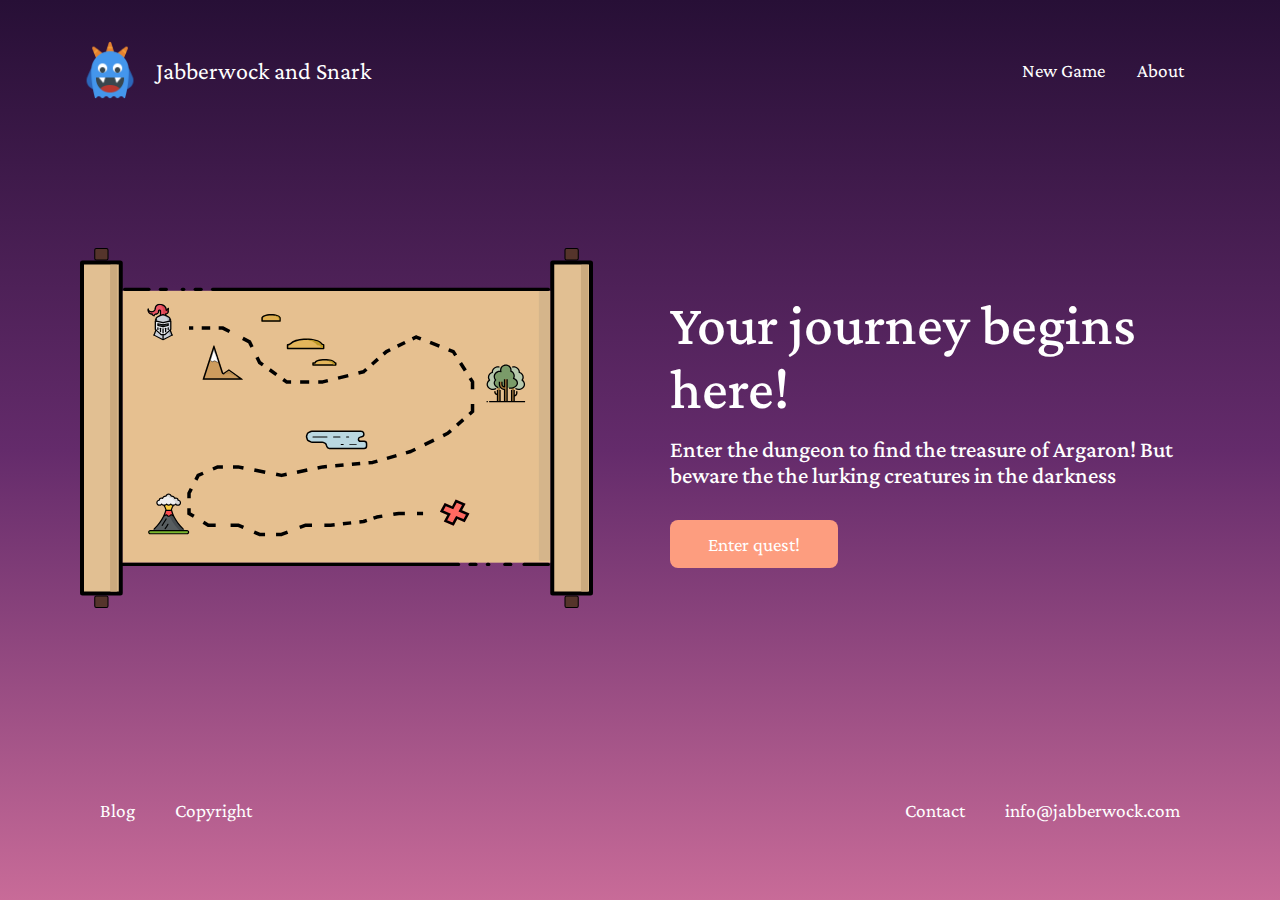
<file: index.html>
<!DOCTYPE html>
<html class="no-js">
  <head>
    <meta charset="utf-8">
    <meta http-equiv="X-UA-Compatible" content="IE=edge">
    <title>Jabberwock and Snark</title>
    <meta name="description" content="">
    <meta name="viewport" content="width=device-width, initial-scale=1">
    <link rel="stylesheet" href="styles.css">
    <link rel="stylesheet" href="index.css">
    <link rel="shortcut icon" type="image/png" href="/monster.png"/>
  </head>
  <body class="container full-height-grow">
    <header class="main-header">
      <a href="index.html" class="brand-logo">
        <img src="monster.png">
        <div class="brand-logo-name">Jabberwock and Snark</div>
      </a>
      <nav class="main-nav">
        <ul>
          <li><a href="discover.html">New Game</a></li>
          <li><a href="about.html">About</a></li>
        </ul>
      </nav>
    </header>
    <section class="home-main-section">
      <div class="img-wrapper">
        <img class="map-img" src="Map.svg" alt="map">
      </div>
      <div class="call-to-action">
        <h1 class="title">Your journey begins here!</h1>
        <span class="subtitle">Enter the dungeon to find the treasure of Argaron! But beware the the lurking creatures in the darkness</span>
        <a href="discover.html" class="btn">Enter quest!</a>
      </div>
    </section>
    <footer class="main-footer">
      <div class="footer-title">
        <ul class="footer-list">
          <a href="https://cogito.study"><li>Blog</li></a>
          <a href="copyrights.html"><li>Copyright</li></a>
        </ul>
      </div>
      <div class="footer-contact  ">
        <p>Contact</p>
        <p class="address">info@jabberwock.com</p>
      </div>
    </footer>
  </body>
</html>
</file>
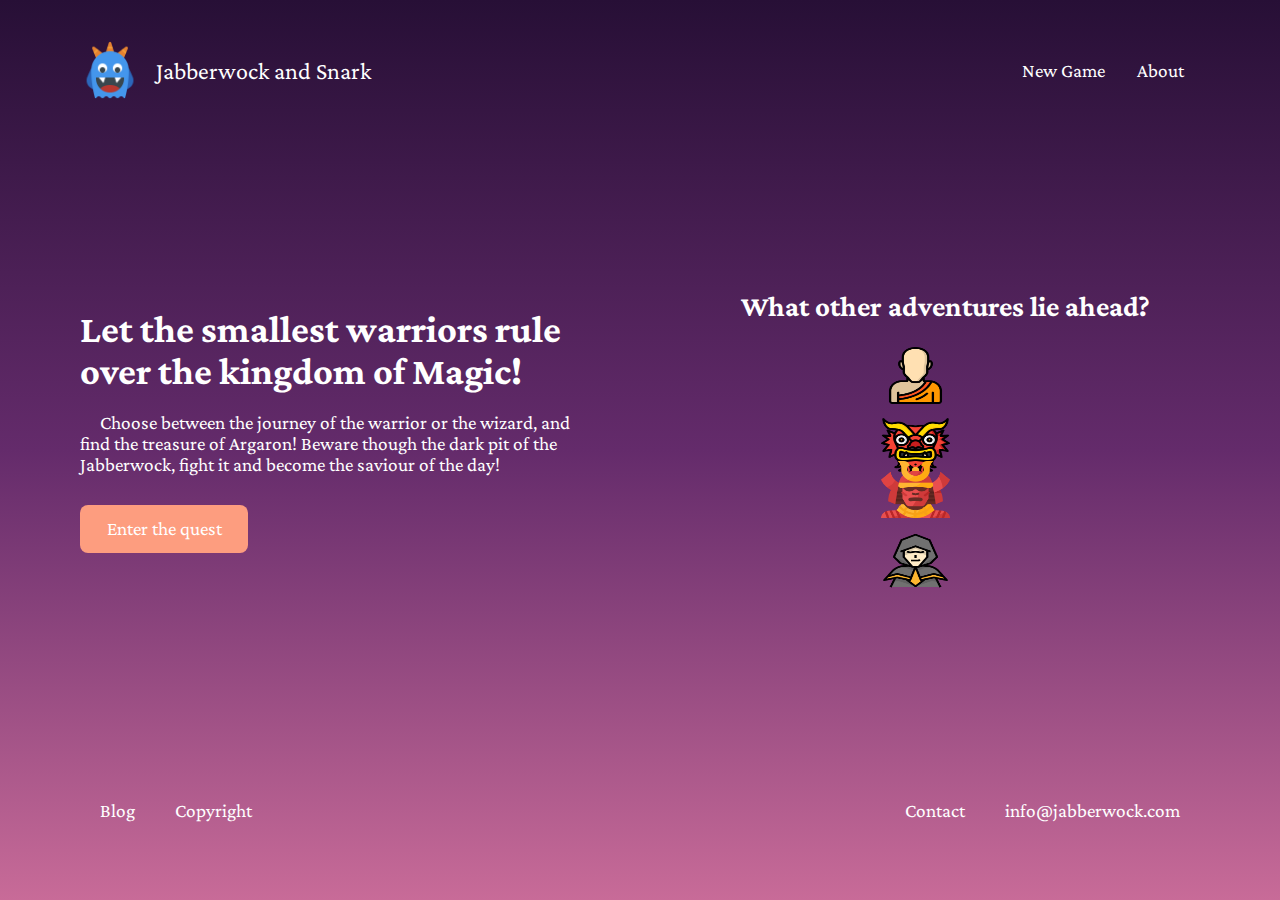
<file: about.html>
<!DOCTYPE html>
<!--[if lt IE 7]>      <html class="no-js lt-ie9 lt-ie8 lt-ie7"> <![endif]-->
<!--[if IE 7]>         <html class="no-js lt-ie9 lt-ie8"> <![endif]-->
<!--[if IE 8]>         <html class="no-js lt-ie9"> <![endif]-->
<!--[if gt IE 8]><!--> <html class="no-js"> <!--<![endif]-->
  <head>
    <meta charset="utf-8">
    <meta http-equiv="X-UA-Compatible" content="IE=edge">
    <title></title>
    <meta name="description" content="">
    <meta name="viewport" content="width=device-width, initial-scale=1">
    <link rel="stylesheet" href="about.css">
    <link rel="stylesheet" href="styles.css">
    <link rel="shortcut icon" type="image/png" href="/monster.png"/>
  </head>
  <body class="container full-height-grow">
    <header class="main-header">
      <a href="index.html" class="brand-logo">
        <img src="monster.png">
        <div class="brand-logo-name">Jabberwock and Snark</div>
      </a>
      <nav class="main-nav">
        <ul>
          <li><a href="discover.html">New Game</a></li>
          <li><a href="about.html">About</a></li>
        </ul>
      </nav>
    </header>
    <section class="about-main-section">
      <div class="mission-section">
        <h1 class="mission-text">Let the smallest warriors rule over the kingdom of Magic!</h1>
        <p class="mission-description">Choose between the journey of the warrior or the wizard, and find the treasure of Argaron! Beware though the dark pit of the Jabberwock, fight it and become the saviour of the day!</p>
        <div class="mission-btn"><a class="btn" href="discover.html">Enter the quest</a></div>
      </div>
      <div class="contact-section">
        <h2 class="contact-title">What other adventures lie ahead?</h2>
        <div class="adventure-img">
          <div class="upper-class">
            <img src="monk.png" alt="monk">
            <img src="dragon.png" alt="dragon">
          </div>
          <div class="lower-class">
            <img src="samurai.png" alt="samurai">
            <img src="cleric.png" alt="cleric">
          </div>
        </div>
      </div>
    </section>
    <footer class="main-footer">
        <div class="footer-title">
          <ul class="footer-list">
            <a href="https://cogito.study"><li>Blog</li></a>
            <a href="copyrights.html"><li>Copyright</li></a>
          </ul>
        </div>
        <div class="footer-contact  ">
          <p>Contact</p>
          <p class="address">info@jabberwock.com</p>
        </div>
      </footer>
  </body>
</html>
</file>
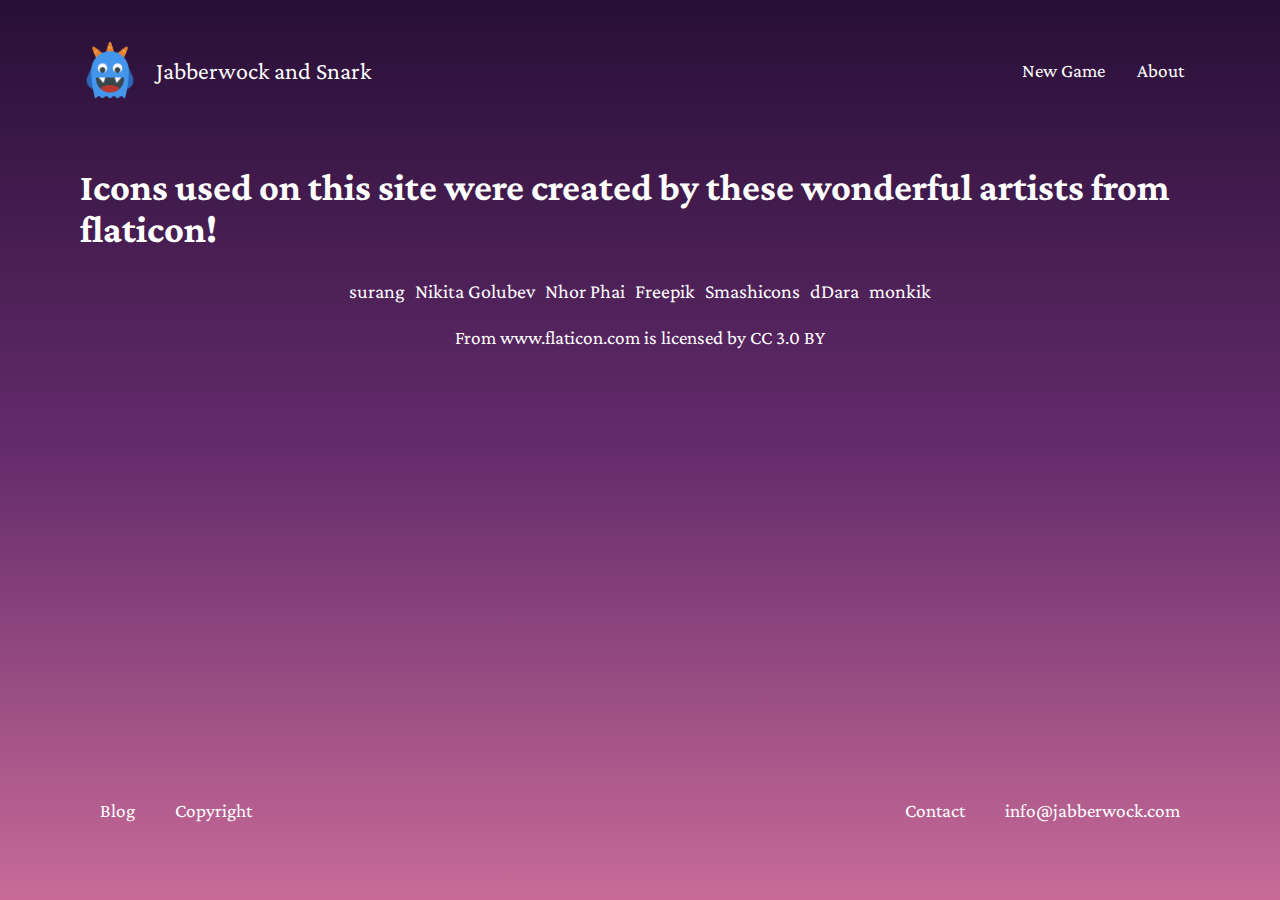
<file: copyrights.html>
<!DOCTYPE html>
<!--[if lt IE 7]>      <html class="no-js lt-ie9 lt-ie8 lt-ie7"> <![endif]-->
<!--[if IE 7]>         <html class="no-js lt-ie9 lt-ie8"> <![endif]-->
<!--[if IE 8]>         <html class="no-js lt-ie9"> <![endif]-->
<!--[if gt IE 8]><!--> <html class="no-js"> <!--<![endif]-->
  <head>
    <meta charset="utf-8">
    <meta http-equiv="X-UA-Compatible" content="IE=edge">
    <title></title>
    <meta name="description" content="">
    <link rel="stylesheet" href="styles.css"/>
    <link rel="stylesheet" href="copyright.css"/>
    <link rel="shortcut icon" type="image/png" href="/monster.png"/>
  </head>
  <body class="container full-height-grow">
    <header class="main-header">
      <a href="index.html" class="brand-logo">
        <img src="monster.png">
        <div class="brand-logo-name">Jabberwock and Snark</div>
      </a>
      <nav class="main-nav">
        <ul>
          <li><a href="discover.html">New Game</a></li>
          <li><a href="about.html">About</a></li>
        </ul>
      </nav>
    </header>
    <section class="main-section">
        <div class="contributor-title">
          <h1>Icons used on this site were created by these wonderful artists from flaticon!</h1>
        </div>
        <div class="contributors-section">
          <a href="https://www.flaticon.com/authors/surang" title="surang">surang</a>
          <a href="https://www.flaticon.com/authors/nikita-golubev" title="Nikita Golubev">Nikita Golubev</a>
          <a href="https://www.flaticon.com/authors/nhor-phai" title="Nhor Phai">Nhor Phai</a>
          <a href="https://www.flaticon.com/authors/freepik" title="Freepik">Freepik</a>
          <a href="https://www.flaticon.com/authors/smashicons" title="Smashicons">Smashicons</a> 
          <a href="https://www.flaticon.com/authors/ddara" title="dDara">dDara</a> 
          <a href="https://www.flaticon.com/authors/monkik" title="monkik">monkik</a> 
        </div>
        <div class="from-section">
          <p>From <a href="https://www.flaticon.com/" title="Flaticon">www.flaticon.com</a> is licensed by <a href="http://creativecommons.org/licenses/by/3.0/" title="Creative Commons BY 3.0" target="_blank">CC 3.0 BY</a></p>
        </div>
    </section>
    <footer class="main-footer">
        <div class="footer-title">
          <ul class="footer-list">
            <a href="https://cogito.study"><li>Blog</li></a>
            <a href="copyrights.html"><li>Copyright</li></a>
          </ul>
        </div>
        <div class="footer-contact  ">
          <p>Contact</p>
          <p class="address">info@jabberwock.com</p>
        </div>
      </footer>
  </body>
</html>
</file>
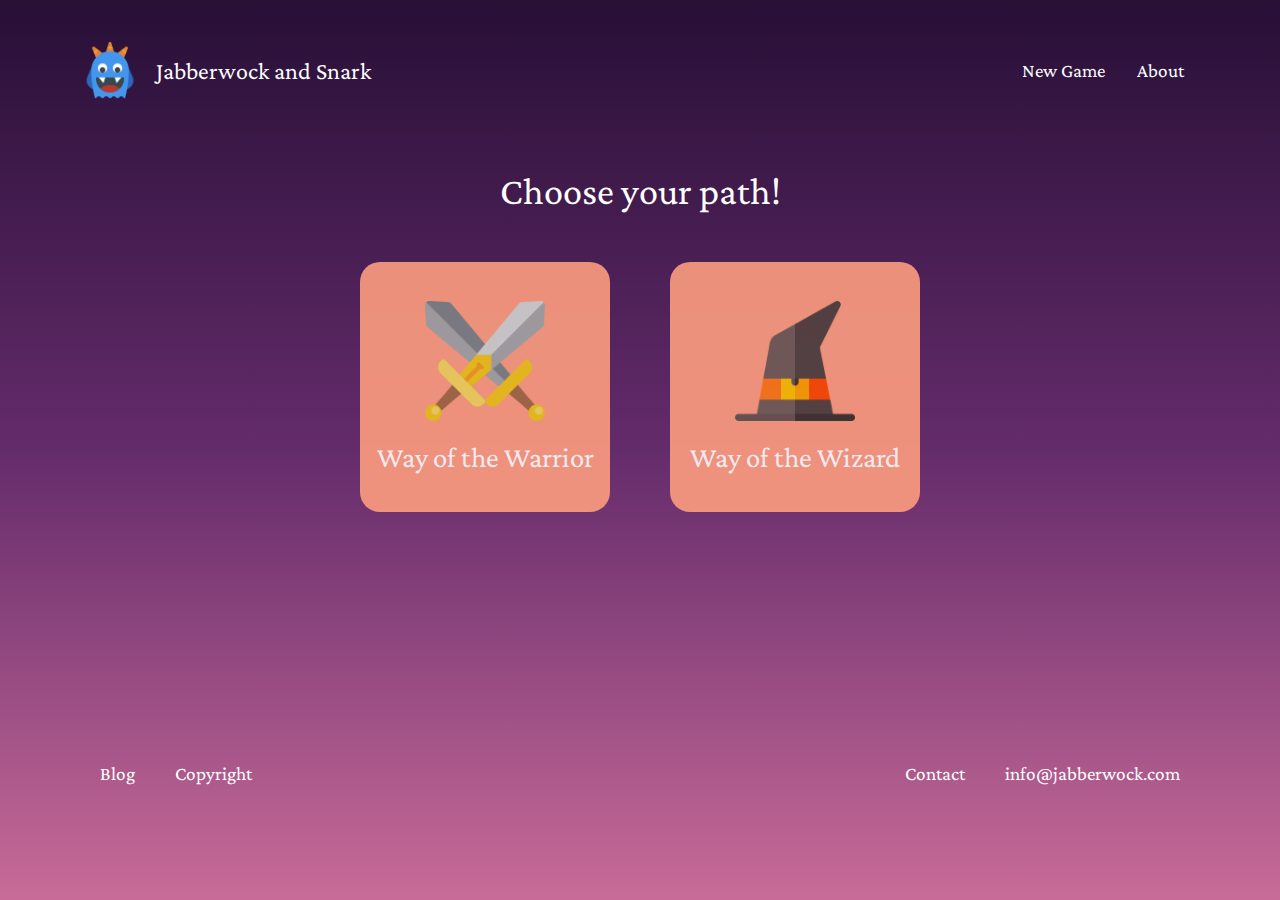
<file: discover.html>
<!DOCTYPE html>
<!--[if lt IE 7]>      <html class="no-js lt-ie9 lt-ie8 lt-ie7"> <![endif]-->
<!--[if IE 7]>         <html class="no-js lt-ie9 lt-ie8"> <![endif]-->
<!--[if IE 8]>         <html class="no-js lt-ie9"> <![endif]-->
<!--[if gt IE 8]><!--> <html class="no-js"> <!--<![endif]-->
  <head>
    <meta charset="utf-8">
    <meta http-equiv="X-UA-Compatible" content="IE=edge">
    <title></title>
    <meta name="description" content="">
    <meta name="viewport" content="width=device-width, initial-scale=1">
    <link rel="stylesheet" href="styles.css">
    <link rel="stylesheet" href="discover.css">
    <link rel="shortcut icon" type="image/png" href="/monster.png"/>
  </head>
  <body class="container full-height-grow">
      <header class="main-header">
        <a href="index.html" class="brand-logo">
          <img src="monster.png">
          <div class="brand-logo-name">Jabberwock and Snark</div>
        </a>
        <nav class="main-nav">
          <ul>
            <li><a href="discover.html">New Game</a></li>
            <li><a href="about.html">About</a></li>
          </ul>
        </nav>
      </header>
      <section class="discover-main-section">
        <div class="choice-title">
          Choose your path!
        </div>
        <div class="choice-section">
          <a href="warrior.html" class="path-section">
          <div class="path-card">
            <img class="warrior-img" src="warrior.png" alt="warrior">
            <p class="card-text">Way of the Warrior</p>
          </div>
        </a>
        <a href="wizard.html" class="path-section">
            <div class="path-card">
              <img class="wizard-img" src="wizard.png" alt="wizard">
              <p class="card-text">Way of the Wizard</p>
            </div>
          </a>
        </div>
      </section>
      <footer class="main-footer">
          <div class="footer-title">
            <ul class="footer-list">
              <a href="https://cogito.study"><li>Blog</li></a>
              <a href="copyrights.html"><li>Copyright</li></a>
            </ul>
          </div>
          <div class="footer-contact  ">
            <p>Contact</p>
            <p class="address">info@jabberwock.com</p>
          </div>
        </footer>
    </body>
</html>
</file>
<file: styles.css>
@import url('https://fonts.googleapis.com/css?family=Crimson+Pro&display=swap');

*, *::before, *::after {
  box-sizing: border-box;
}

body {
  height: 100%;
  padding: 0;
  margin: 0;
  background: linear-gradient(#270F36, #642B6B, #C86B98);
  font-family: "Crimson Pro", serif;
  font-size: 1.2rem;
  color: white;
  min-height: 100vh;
}

.full-height-grow {
  display: flex;
  flex-direction: column;
}

.brand-logo {
  display: flex;
  align-items: center;
  font-size: 1.25em;
  color: inherit;
  text-decoration: none;
}

.brand-logo img {
  width: 60px;
  height: 60px;
}

.brand-logo-name {
  margin-left: 1rem;
}

.main-nav ul {
  display: flex;
  margin: 0;
  padding: 0;
  list-style: none;
}

.main-nav a {
  color: inherit;
  text-decoration: none;
  padding: 1rem;
}

.main-nav a:hover {
  color: #adadad;
}

.main-header {
  display: flex;
  justify-content: space-between;
  align-items: center;
  height: 140px;
}

.container {
  max-width: 1200px;
  margin: 0 auto;
  padding: 0 40px;
}

.title {
  font-weight: 500;
  font-size: 3em;
  margin-bottom: 1rem;
  margin-top: 0;
}

.subtitle {
  font-weight: 500;
  font-size: 1.2em;
  margin-bottom: 2rem;
}

.btn {
  color: white;
  background-color: #FD9D7F;
  padding: .75rem 1.5rem;
  border-radius: .5rem;
  text-decoration: none;
  font-size: 1.2rem;
  display: flex;
  justify-content: center;
  align-items: center;
  height: 48px;
  width: 168px;
}

.btn:hover {
  opacity: 0.9;
}

@media (max-width: 620px) {
  * {
    font-size: 0.95em;
  }

  .main-header {
    margin-top: 0px;
    height: 120px;
  }

  .title {
    text-align: center;
    margin-top: 100px;
  }

  .subtitle {
    text-align: center;
  }

  .main-footer {
    display: flex;
    flex-direction: column;
  }

  .footer-title {
    margin: 0 auto;
    height: 20vh;
  }
}

.main-footer {
  display: flex;
  justify-content: space-between;
  align-items: center;
  height: 140px;
  flex-grow: 1;
  max-width: 1200px;
}

.main-footer a {
  text-decoration: none;
  color: inherit;
}

.main-footer a:hover{
  color: #adadad;
}

.footer-list {
  display: flex;
  list-style: none;
  text-decoration: none;
  justify-content: space-between ;
  padding: 0;
}

.footer-list li {
  margin: 20px;
}

.footer-contact {
  display: flex;
  align-items: center;
}

.footer-contact p {
  margin: 20px;
}

.address:hover {
  color: #adadad;
}
</file>
<file: index.css>
.home-main-section {
  display: flex;
  justify-content: stretch;
  align-items: center;
  flex-grow: 1;
  height: 60vh;
}

.map-img {
  width: 90%;
  height: auto;
}

.call-to-action {
  display: flex;
  flex-direction: column;
  justify-content: center;
  margin-left: 20px;
}

@media (max-width: 620px) {
  .home-main-section {
    flex-direction: column-reverse;
    align-items: center;
  }

  .call-to-action {
    margin: 0 auto;
    justify-content: center;
    align-items: center;
  }

  .body {
    font-size: 0.8em;
  }

  .map-img {
    width: 200px;
    height: 200px; 
  }
}
</file>
<file: about.css>
.about-main-section {
  display: flex;
  justify-content: stretch;
  align-items: center;
  flex-grow: 1;
  height: 60vh;
}

.mission-section {
  width: 100%;
  height: 100%;
  max-width: 50%;
  margin-right: 50px;
  display: flex;
  flex-direction: column;
  justify-content: center;
}

.mission-text {
  margin: 0;
}

.mission-description {
  text-indent: 20px;
  margin-top: 20px;
  margin-bottom: 30px;
}

.contact-section {
  width: 100%;
  height: 100%;
  max-width: 50%;
  margin-left: 50px;
  display: flex;
  flex-direction: column;
  justify-content: center;

}

.contact-title {
  margin: 0;
  display: flex;
  justify-content: center;
  text-align: center;
}

.contact-subtitle {
  margin-top: 50px;
}

.adventure-img {
  margin-top: 20px;
  display: flex;
  flex-direction: column;
  justify-content: center;
  align-items: center;
}

.adventure-img img {
  margin: 5px;
  height: 50%;
  width: 50%;
  max-width: 100px;
  max-height: 100px;
}

@media (max-width: 768px) {
  .about-main-section {
    display: flex;
    flex-direction: column;
    align-items: center;
    width: 100%;
    height: 100%;
  }

  .mission-section {
    margin: 0;
    min-width: 240px;
  }

  .mission-text {
    text-align: center;
    margin-bottom: 20px;
    font-size: 1.2rem;
  }

  .mission-btn {
    display: flex;
    justify-content: center;
    margin-bottom: 40px;
  }

  .contact-section {
    margin: 0;
    min-width: 240px;
  }
  
  .upper-class img {
    width: 80px;
    height: 80px;
  }
  
  .lower-class img {
    width: 80px;
    height: 80px;
  }

}
</file>
<file: copyright.css>
.main-section {
  display: flex;
  flex-grow: 1;
  flex-direction: column;
  align-items: center;
  height: 60vh;
}

.contributors-section {
  display: flex;
  font-size: 30px;
}

.contributors-section a {
  text-decoration: none;
  color: white;
  padding: 5px;
  font-size: 20px;
}

.contributors-section a:hover {
  color: #adadad;
}

.from-section {
  display: flex;
}

.from-section a {
  margin-top: 20px;
  text-decoration: none;
  color: inherit;
}

.from-section a:hover {
  color: #adadad;
}
</file>
<file: discover.css>
.discover-main-section {
  display: flex;
  flex-direction: column;
  align-items: center;
  flex-grow: 1;
  height: 100%;
}

.choice-title {
  margin: 30px auto;
  font-size: 2em;
}

.choice-section {
  display: flex;
  flex-direction: row;
  justify-content: center;
}

.path-section {
  height: 250px;
  width: 250px;
  min-height: 120px;
  min-width: 120px;
  background-color: #FD9D7F;
  text-decoration: none;
  color: inherit;
  display: flex;
  flex-direction: column;
  justify-content: center;
  align-items: center;
  border-radius: 20px;
  opacity: 0.9;
  margin: 20px 30px;
}

.path-section:hover {
  opacity: 1;
  transition-timing-function: ease-in;
  transition: 0.5s, ease-in, 1s;
  transform: scale(1.05);
}

.path-card {
  display: flex;
  flex-direction: column;
  align-items: center;
  justify-content: center;
  height: 100%;
}

.warrior-img {
  width: 120px;
  height: 120px;
  margin-bottom: 20px;
}

.card-text {
  margin: 0;
  font-size: 1.5em;
}

.wizard-img {
  width: 120px;
  height: 120px;
  margin-bottom: 20px;
}

@media (max-width: 620px) {
  .choice-section {
    flex-direction: column;
  }

  .choice-title {
    text-align: center;
  }
}
</file>
